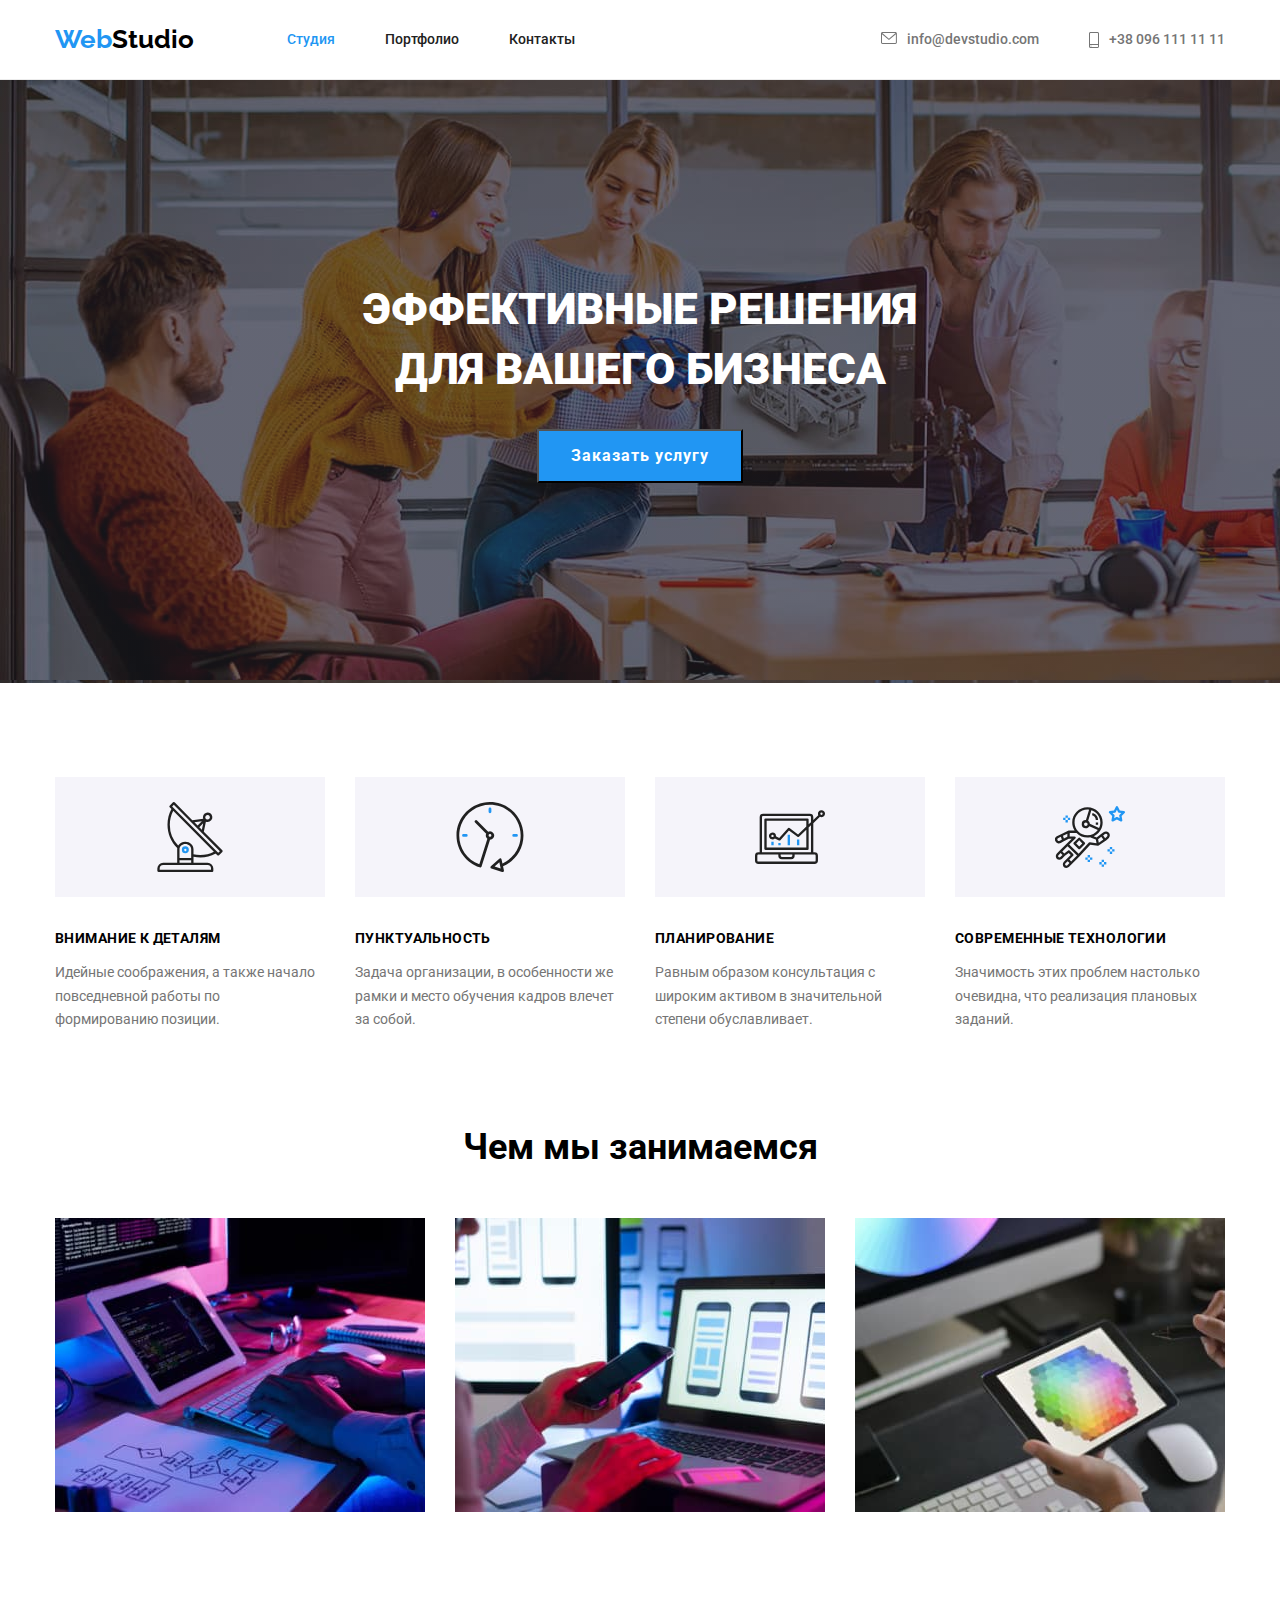
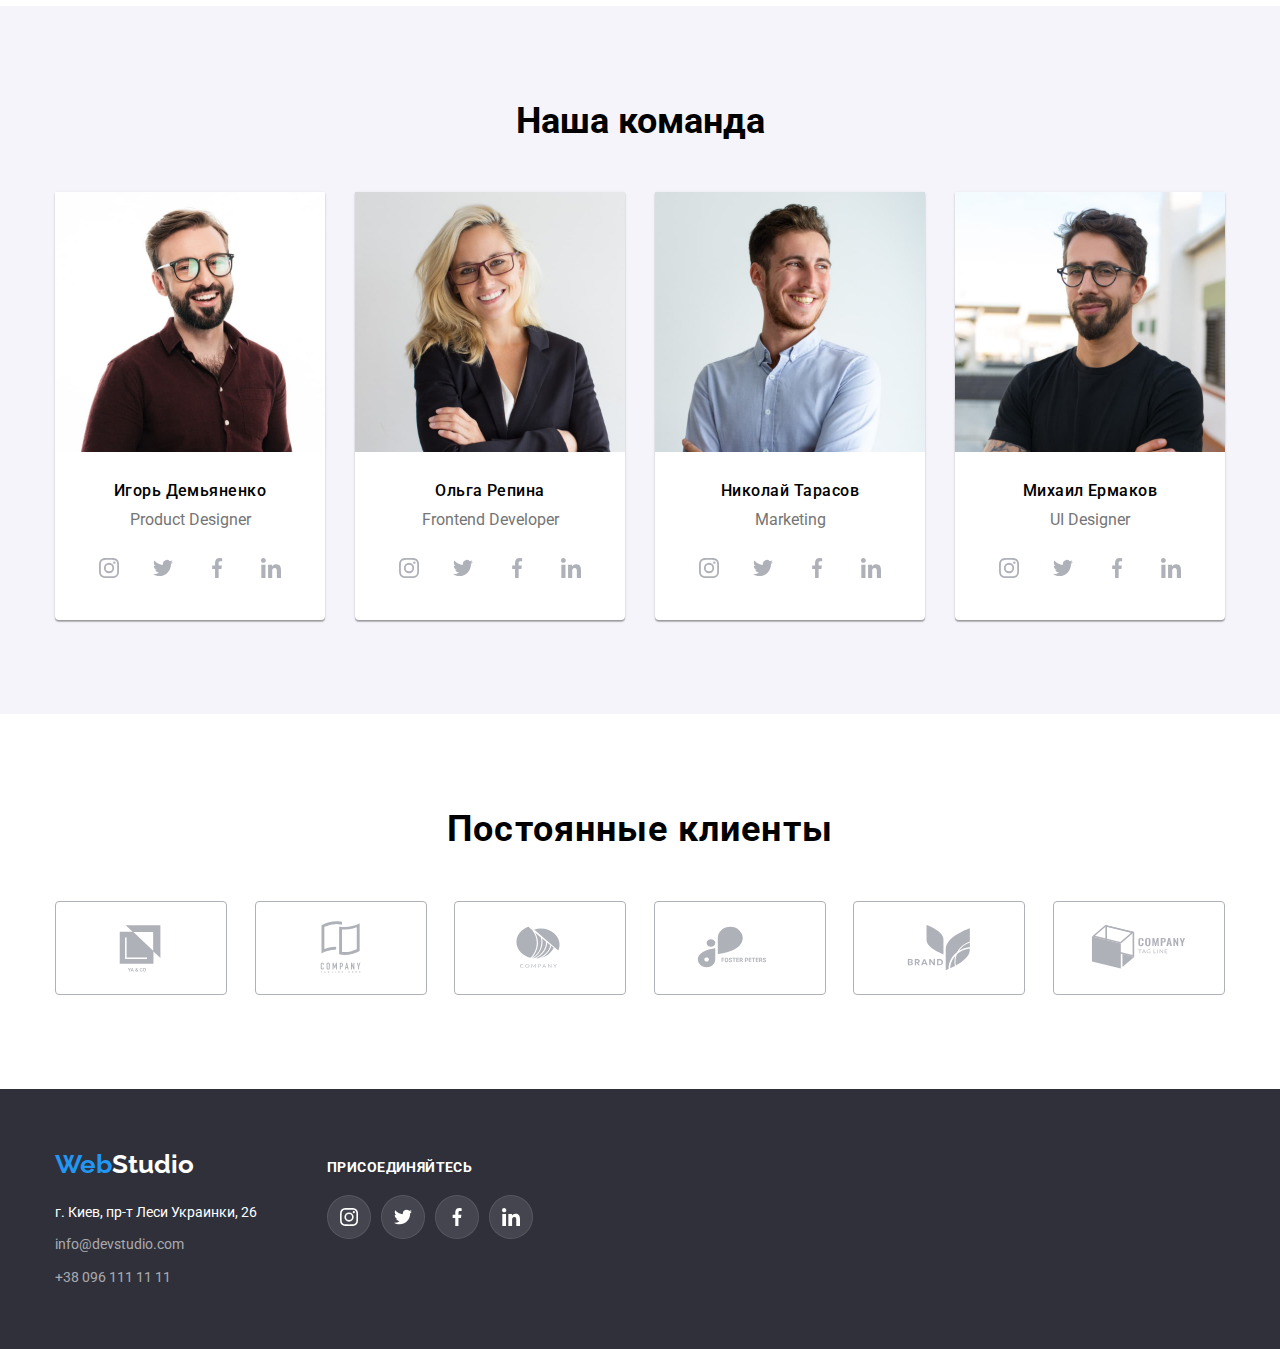
<file: index.html>
<!DOCTYPE html>
<html lang="ru">
<head>
    <meta charset="UTF-8">
    <meta http-equiv="X-UA-Compatible" content="IE=edge">
    <meta name="viewport" content="width=device-width, initial-scale=1.0">
    <title>Homework 4</title>
    
    <link rel="preconnect" href="https://fonts.gstatic.com">
    <link href="https://fonts.googleapis.com/css2?family=Raleway:wght@700&family=Roboto:wght@400;500;700;900&display=swap"
        rel="stylesheet">
        <link rel="stylesheet" href="https://cdnjs.cloudflare.com/ajax/libs/modern-normalize/1.0.0/modern-normalize.min.css">
        <link rel="stylesheet" href="./css/styles.css">
</head>
<body>
    <header class="header">
        <div class="container">
            <nav class="navigation">
                <a href="./" class="logo">Web<span class="web">Studio</span></a>
                <ul class="site-nav">
                    <li class="item"><a href="./" class="link current">Студия</a></li>
                    <li class="item"><a href="./portfolio.html" class="link">Портфолио</a></li>
                    <li class="item"><a href="" class="link">Контакты</a></li>
                </ul>
            </nav>
    
            <div class="contact-info">
                <ul class="contact">
                    <li class="item"> <a href="mailto:info@devstudio.com" class="link">
                            <svg class="mail-icon">
                                <use href="./images/icons.svg#icon-envelope"></use>
                            </svg>
                            info@devstudio.com</a>
                    </li>
                    <li class="item"><a href="tel:+380961111111" class="link">
                            <svg class="phone-icon">
                                <use href="./images/icons.svg#icon-smartphone"></use>
                            </svg>
                            +38 096 111 11 11</a>
                    </li>
                </ul>
            </div>
        </div>
    </header>

    <!-- MAIN -->

    <main>

        <!-- HERO -->

        <section class="container-hero section">
            <div class="container">
                 <div class="hero">
                     <h1 class="title">ЭФФЕКТИВНЫЕ РЕШЕНИЯ </br>ДЛЯ ВАШЕГО БИЗНЕСА</h1>
                     <button class="btn" type="button">Заказать услугу</button>
                </div>
            </div>
        </section>

        <!-- ABOUT -->

        <section class="section">
            <div class="container">
                    <ul class="about">
                        <li class="item">
                                <div class="about-icon-section">
                                    <svg class="icon">
                                        <use href="./images/icons.svg#icon-antena"></use>
                                    </svg>
                                </div>
                                <h3 class="title">ВНИМАНИЕ К ДЕТАЛЯМ</h3>
                                <p class="feature">Идейные соображения, а также начало повседневной работы по формированию позиции.</p>
                        </li>
                        <li class="item">
                                <div class="about-icon-section">
                                    <svg class="icon">
                                        <use href="./images/icons.svg#icon-clock"></use>
                                    </svg>
                                </div>
                                <h3 class="title">ПУНКТУАЛЬНОСТЬ</h3>
                                <p class="feature">Задача организации, в особенности же рамки и место обучения кадров влечет за собой.</p> 
                        </li>
                        <li class="item">
                                <div class="about-icon-section">
                                    <svg class="icon">
                                        <use href="./images/icons.svg#icon-plan"></use>
                                    </svg>
                                </div>
                                <h3 class="title">ПЛАНИРОВАНИЕ</h3>
                                <p class="feature">Равным образом консультация с широким активом в значительной степени обуславливает.</p>
                        </li>
                        <li class="item">
                                <div class="about-icon-section">
                                    <svg class="icon">
                                        <use href="./images/icons.svg#icon-astranaut"></use>
                                    </svg>
                                </div>
                                <h3 class="title">СОВРЕМЕННЫЕ ТЕХНОЛОГИИ</h3>
                             <p class="feature">Значимость этих проблем настолько очевидна, что реализация плановых заданий.</p>
                        </li>
                    </ul>                
            </div>     
        </section>

        <!-- WORK -->

        <section class="section-bott">
            <div class="container">
                <div class="work">
                    <h2 class="title">Чем мы занимаемся</h2>
                        <ul class="work-cards">
                            <li class="item"><img src="./images/box-1.jpg" alt="Структура сайта и написание кода" width="370" height="294"></li>
                            <li class="item"><img src="./images/box-2.jpg" alt="адаптивная верстка" width="370" height="294"></li>
                            <li class="item"><img src="./images/box-3.jpg" alt="выбор цвета в цветовой палитре" width="370" height="294"></li>
                        </ul>
                </div>
            </div>
        </section>

        <!-- TEAM -->

        <section class="container-team section">
            <div class="container">
                <div class="team">
                        <h2 class="title">Наша команда</h2>
                        <ul class="team-cards">
                            <li class="cards"><img src="./images/pro-designer.jpg" alt="Product Designer" width="270" height="260">
                                <p class="name">Игорь Демьяненко</p>
                                <p class="pofession">Product Designer</p>
                                <ul class="team-icon-list">
                                    <li class="icon-item">
                                        <a href="" class="social-link">
                                            <svg class="icon-social">
                                                <use href="./images/icons.svg#icon-instagram"></use>
                                            </svg>
                                        </a>
                                    </li>
                                    <li class="icon-item">
                                        <a href="" class="social-link">       
                                        <svg class="icon-social">
                                            <use href="./images/icons.svg#icon-twitter"></use>
                                        </svg>
                                        </a>
                                    </li>
                                    <li class="icon-item">
                                        <a href="" class="social-link">
                                        <svg class="icon-social">
                                            <use href="./images/icons.svg#icon-facebook"></use>
                                        </svg>
                                        </a>
                                    </li>
                                    <li class="icon-item">
                                        <a href="" class="social-link">
                                        <svg class="icon-social">
                                            <use href="./images/icons.svg#icon-linkedin"></use>
                                        </svg>
                                        </a>
                                    </li>
                                </ul>
                            </li>
                            <li class="cards">
                                <img src="./images/developer.jpg" alt="Frontend Developer" width="270" height="260">
                                <p class="name">Ольга Репина</p>
                                <p class="pofession">Frontend Developer</p>
                                <ul class="team-icon-list">
                                    <li class="icon-item">
                                        <a href="" class="social-link">
                                            <svg class="icon-social">
                                                <use href="./images/icons.svg#icon-instagram"></use>
                                            </svg>
                                        </a>
                                    </li>
                                    <li class="icon-item">
                                        <a href="" class="social-link">
                                            <svg class="icon-social">
                                                <use href="./images/icons.svg#icon-twitter"></use>
                                            </svg>
                                        </a>
                                    </li>
                                    <li class="icon-item">
                                        <a href="" class="social-link">
                                            <svg class="icon-social">
                                                <use href="./images/icons.svg#icon-facebook"></use>
                                            </svg>
                                        </a>
                                    </li>
                                    <li class="icon-item">
                                        <a href="" class="social-link">
                                            <svg class="icon-social">
                                                <use href="./images/icons.svg#icon-linkedin"></use>
                                            </svg>
                                        </a>
                                    </li>
                                </ul>
                            </li>
                            <li class="cards">
                                <img src="./images/marketing.jpg" alt="Marketing" width="270" height="260">
                                <p class="name">Николай Тарасов</p>
                                <p class="pofession">Marketing</p>
                                <ul class="team-icon-list">
                                    <li class="icon-item">
                                        <a href="" class="social-link">
                                            <svg class="icon-social">
                                                <use href="./images/icons.svg#icon-instagram"></use>
                                            </svg>
                                        </a>
                                    </li>
                                    <li class="icon-item">
                                        <a href="" class="social-link">
                                            <svg class="icon-social">
                                                <use href="./images/icons.svg#icon-twitter"></use>
                                            </svg>
                                        </a>
                                    </li>
                                    <li class="icon-item">
                                        <a href="" class="social-link">
                                            <svg class="icon-social">
                                                <use href="./images/icons.svg#icon-facebook"></use>
                                            </svg>
                                        </a>
                                    </li>
                                    <li class="icon-item">
                                        <a href="" class="social-link">
                                            <svg class="icon-social">
                                                <use href="./images/icons.svg#icon-linkedin"></use>
                                            </svg>
                                        </a>
                                    </li>
                                </ul>
                            </li>
                            <li class="cards">
                                <img src="./images/ui-designer.jpg" alt="UI Designer" width="270" height="260">
                                <p class="name">Михаил Ермаков</p>
                                <p class="pofession">UI Designer</p>
                                <ul class="team-icon-list">
                                    <li class="icon-item">
                                        <a href="" class="social-link">
                                            <svg class="icon-social">
                                                <use href="./images/icons.svg#icon-instagram"></use>
                                            </svg>
                                        </a>
                                    </li>
                                    <li class="icon-item">
                                        <a href="" class="social-link">
                                            <svg class="icon-social">
                                                <use href="./images/icons.svg#icon-twitter"></use>
                                            </svg>
                                        </a>
                                    </li>
                                    <li class="icon-item">
                                        <a href="" class="social-link">
                                            <svg class="icon-social">
                                                <use href="./images/icons.svg#icon-facebook"></use>
                                            </svg>
                                        </a>
                                    </li>
                                    <li class="icon-item">
                                        <a href="" class="social-link">
                                            <svg class="icon-social">
                                                <use href="./images/icons.svg#icon-linkedin"></use>
                                            </svg>
                                        </a>
                                    </li>
                                </ul>
                            </li>
                        </ul>
                </div>
            </div>
        </section>

        <!-- ПОСТОЯННЫЕ КЛИЕНТЫ -->
        
        <section class="container ">
            <div class="section">
                <h2 class="title-clients">Постоянные клиенты</h2>
                <ul class="clients-list">
                    <li>
                        <a href="" class="client-link">
                            <svg class="icon-clients">
                                <use href="./images/icons.svg#icon-client-1"></use>
                            </svg>
                        </a>
                    </li>
                    <li>
                        <a href="" class="client-link">
                            <svg class="icon-clients">
                                <use href="./images/icons.svg#icon-client-2"></use>
                            </svg>
                        </a>
                    </li>
                    <li>
                        <a href="" class="client-link">
                            <svg class="icon-clients">
                                <use href="./images/icons.svg#icon-client-3"></use>
                            </svg>
                        </a>
                    </li>
                    <li>
                        <a href="" class="client-link">
                            <svg class="icon-clients">
                                <use href="./images/icons.svg#icon-client-4"></use>
                            </svg>
                        </a>
                    </li>
                    <li>
                        <a href="" class="client-link">
                            <svg class="icon-clients">
                                <use href="./images/icons.svg#icon-client-5"></use>
                            </svg>
                        </a>
                    </li>
                    <li>
                        <a href="" class="client-link">
                            <svg class="icon-clients">
                                <use href="./images/icons.svg#icon-client-6"></use>
                            </svg>
                        </a>
                    </li>
                </ul>
            </div>
        </section>
    </main>

    <!-- FOTTER -->

    <footer class="footer">
        <div class="container">
            <div class="footer-flex">
                <div>
                    <a href="./" class="logo">Web<span class="web">Studio</span></a>
                    <address class="address">
                        <p class="street">г. Киев, пр-т Леси Украинки, 26</p>
                        <ul class="getcontact">
                         <li>
                             <a href="mailto:info@devstudio.com" class="link">info@devstudio.com</a>
                            </li>
                         <li>
                              <a href="tel:+380961111111" class="link">+38 096 111 11 11</a>
                         </li>
                     </ul>
                     </address>
                </div>
                <div class="invite">
                    <h3 class="title">ПРИСОЕДИНЯЙТЕСЬ</h3>
                    <ul class="foot-icon-list">
                        <li class="item">
                            <a href="" class="footer-link">
                                <svg class="svg-icon">
                                    <use href="./images/icons.svg#icon-instagram"></use>
                                </svg>
                            </a>
                        </li>
                        <li class="item">
                            <a href="" class="footer-link">
                                <svg class="svg-icon">
                                    <use href="./images/icons.svg#icon-twitter"></use>
                                </svg>
                            </a>
                        </li>
                        <li class="item">
                            <a href="" class="footer-link">
                                <svg class="svg-icon">
                                    <use href="./images/icons.svg#icon-facebook"></use>
                                </svg>
                            </a>
                        </li>
                        <li class="item">
                            <a href="" class="footer-link">
                                <svg class="svg-icon">
                                    <use href="./images/icons.svg#icon-linkedin"></use>
                                </svg>
                            </a>
                        </li>
                    </ul>
                </div>
            </div>
        </div>
    </footer>
</body>
</html>
</file>
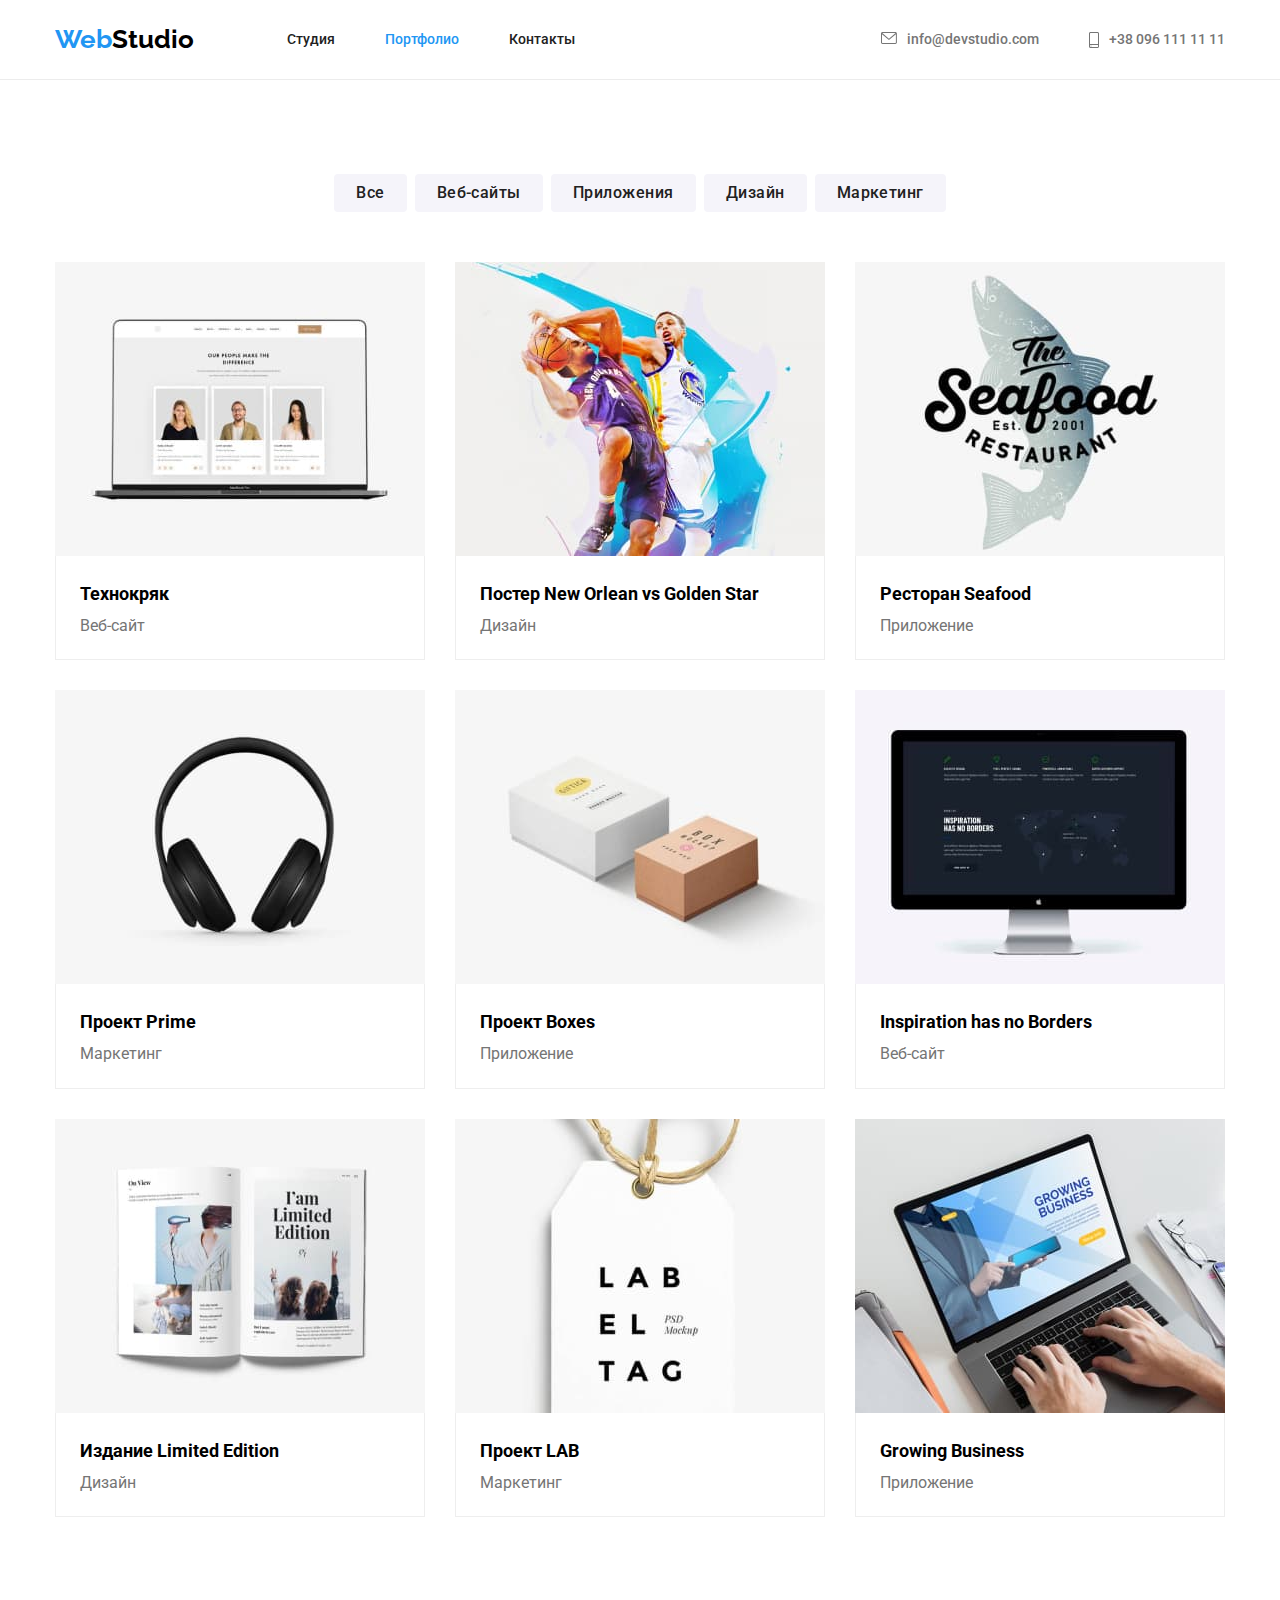
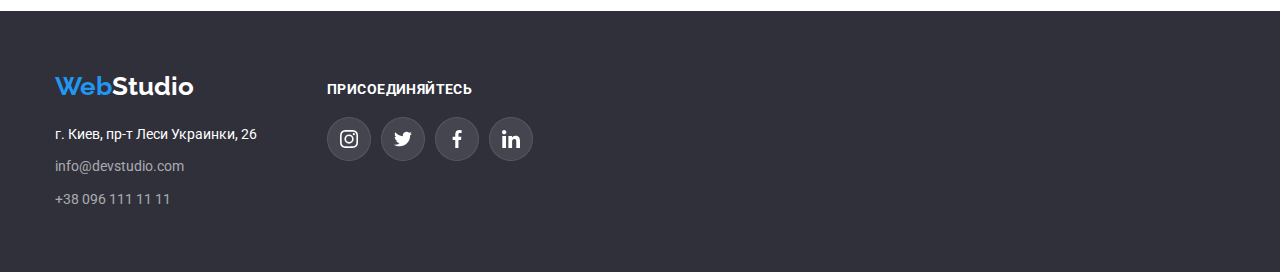
<file: portfolio.html>
<!DOCTYPE html>
<html lang="ru">
<head>
    <meta charset="UTF-8">
    <meta http-equiv="X-UA-Compatible" content="IE=edge">
    <meta name="viewport" content="width=device-width, initial-scale=1.0">
    <title>Homework 4</title>
    <link rel="preconnect" href="https://fonts.gstatic.com">
    <link href="https://fonts.googleapis.com/css2?family=Raleway:wght@700&family=Roboto:wght@400;500;700;900&display=swap"
        rel="stylesheet">
        <link rel="stylesheet" href="https://cdnjs.cloudflare.com/ajax/libs/modern-normalize/1.0.0/modern-normalize.min.css">
        <link rel="stylesheet" href="./css/styles.css">
</head>
<body>

    <!-- header -->

    <header class="header">
        <div class="container">
            <nav class="navigation">
                <a href="./" class="logo">Web<span class="web">Studio</span></a>
                <ul class="site-nav">
                    <li class="item"><a href="./" class="link "> Студия </a></li>
                    <li class="item"><a href="./portfolio.html" class="link current">Портфолио</a></li>
                    <li class="item"><a href="" class="link">Контакты</a></li>
                </ul>
            </nav>
    
            <div class="contact-info">
                <ul class="contact">
                    <li class="item">  <a href="mailto:info@devstudio.com" class="link">
                        <svg class="mail-icon">
                            <use href="./images/icons.svg#icon-envelope"></use>
                        </svg>
                    info@devstudio.com</a>
                    </li>
                    <li class="item"><a href="tel:+380961111111" class="link">
                         <svg class="phone-icon">
                        <use href="./images/icons.svg#icon-smartphone"></use></svg>
                        +38 096 111 11 11</a>
                    </li>
                </ul>
            </div>
        </div>
    </header>
    
    <!-- main -->
   
    <main>
        <section class="section">
            <div class="container">
                <div class="filters">
                    <ul class="buttons">
                        <li class="item"><button class="btn" type="button">Все</button></li>
                        <li class="item"><button class="btn" type="button">Веб-сайты</button></li>
                        <li class="item"><button class="btn" type="button">Приложения</button> </li>
                        <li class="item"><button class="btn" type="button">Дизайн</button> </li>
                        <li class="item"><button class="btn" type="button">Маркетинг</button> </li>
                    </ul> 
                </div>
            </div>
            <div class="container">
                <div class="projects">
                    <ul class="cards-list">
                        <li class="item">
                            <a href="">
                                <img src="./images/note.jpg" alt="notebook" width="370" height="294"  >
                                    <div class="card-border">
                                    <h3 class="title">Технокряк</h3>
                                    <p class="filter">Веб-сайт</p>
                                    </div>
                            </a>
                        </li>
                        <li class="item">
                            <a href="">
                                <img src="./images/basketball.jpg" alt="basketball" width="370" height="294"  >
                                    <div class="card-border">
                                    <h3 class="title">Постер New Orlean vs Golden Star</h3>
                                    <p class="filter">Дизайн</p>
                                    </div>
                            </a>
                        </li>
                        <li class="item">
                            <a href="">
                                <img src="./images/restaurant.jpg" alt="restaurant" width="370" height="294"  >
                                    <div class="card-border">
                                    <h3 class="title">Ресторан Seafood</h3>
                                    <p class="filter">Приложение</p>
                                    </div>
                            </a>
                        </li>
                        <li class="item">
                            <a href="">
                                <img src="./images/headphones.jpg" alt="headphones" width="370" height="294" >
                                    <div class="card-border">
                                    <h3 class="title">Проект Prime</h3>
                                    <p class="filter">Маркетинг</p>
                                    </div>
                            </a>
                        </li>
                        <li class="item">
                            <a href="">
                                <img src="./images/boxes.jpg" alt="boxes" width="370" height="294" >
                                    <div class="card-border">
                                    <h3 class="title">Проект Boxes</h3>
                                    <p class="filter">Приложение</p>
                                    </div>
                            </a>
                        </li>
                        <li class="item">
                            <a href="">
                                <img src="./images/monitor.jpg" alt="monitor" width="370" height="294" >
                                    <div class="card-border">
                                    <h3 class="title">Inspiration has no Borders</h3>
                                    <p class="filter">Веб-сайт</p>
                                    </div>
                            </a>
                        </li>
                        <li class="item">
                            <a href="">
                                <img src="./images/book.jpg" alt="book" width="370" height="294" >
                                    <div class="card-border">
                                    <h3 class="title">Издание Limited Edition</h3>
                                    <p class="filter">Дизайн</p>
                                    </div>
                            </a>
                        </li>
                        <li class="item">
                            <a href="">
                                <img src="./images/project.jpg" alt="project" width="370" height="294" >
                                    <div class="card-border">
                                    <h3 class="title">Проект LAB</h3>
                                    <p class="filter">Маркетинг</p>
                                    </div>
                            </a>
                        </li>
                        <li class="item">
                            <a href="">
                                <img src="./images/business.jpg" alt="business" width="370" height="294" >
                                    <div class="card-border">
                                    <h3 class="title">Growing Business</h3>
                                    <p class="filter">Приложение</p>
                                    </div>
                            </a>
                        </li>
                    </ul>
                </div>
            </div>
        </section>
    </main>

<!-- footer -->
    <footer class="footer">
        <div class="container">
            <div class="footer-flex">
                <div>
                    <a href="./" class="logo">Web<span class="web">Studio</span></a>
                    <address class="address">
                        <p class="street">г. Киев, пр-т Леси Украинки, 26</p>
                        <ul class="getcontact">
                            <li>
                                <a href="mailto:info@devstudio.com" class="link">info@devstudio.com</a>
                            </li>
                            <li>
                                <a href="tel:+380961111111" class="link">+38 096 111 11 11</a>
                            </li>
                        </ul>
                    </address>
                </div>
                <div class="invite">
                    <h3 class="title">ПРИСОЕДИНЯЙТЕСЬ</h3>
                    <ul class="foot-icon-list">
                        <li class="item">
                            <a href="" class="footer-link">
                                <svg class="svg-icon">
                                    <use href="./images/icons.svg#icon-instagram"></use>
                                </svg>
                            </a>
                        </li>
                        <li class="item">
                            <a href="" class="footer-link">
                                <svg class="svg-icon">
                                    <use href="./images/icons.svg#icon-twitter"></use>
                                </svg>
                            </a>
                        </li>
                        <li class="item">
                            <a href="" class="footer-link">
                                <svg class="svg-icon">
                                    <use href="./images/icons.svg#icon-facebook"></use>
                                </svg>
                            </a>
                        </li>
                        <li class="item">
                            <a href="" class="footer-link">
                                <svg class="svg-icon">
                                    <use href="./images/icons.svg#icon-linkedin"></use>
                                </svg>
                            </a>
                        </li>
                    </ul>
                </div>
            </div>
        </div>
    </footer>
</body>
</html>
</file>
<file: css/styles.css>
﻿/* Глобальные стили */
* {
  box-sizing: border-box;
}

h1,
h2,
h3,
h4,
h5,
h6,
ul,
p {
  margin: 0;
  padding: 0;
}

svg,
img {
  display: block;
  max-width: 100%;
  height: auto;
}

body {
  color: var(--accent-color);
  font-family: roboto, sans-serif;
  background-color: #ffffff;
}

:root {
  --accent-color: #757575;
  --background-header-footer: #2f303a;
  --activ: #2196f3;
  --primary-color: #000000;
  --lite-color: #ffffff;
  --logo: #2196f3;
  --contacts-footer-color: rgb(255, 255, 255, 0.6);
  --header-border-color: #ececec;
  --cards-border-color: #eeeeee;
  --bgc-btn: #f5f4fa;
  --hero-overlay-color: rgba(47, 48, 58, 0.4);
  --icon-color: #afb1b8;
  --bgc-icon-footer: rgba(255, 255, 255, 0.1);
}

a {
  text-decoration: none;
}

ul {
  list-style: none;
}

.section {
  padding-top: 94px;
  padding-bottom: 94px;
}

.section-bott {
  padding-bottom: 94px;
}

.btn {
  cursor: pointer;
}

/* ICONS SVG */

.mail-icon {
  width: 16px;
  height: 12px;
  margin-right: 10px;
  fill: currentColor;
}
.phone-icon {
  width: 10px;
  height: 16px;
  margin-right: 10px;
  fill: currentColor;
}

/* HEADER INDEX*/

.container {
  width: 1200px;
  padding-left: 15px;
  padding-right: 15px;
  margin-left: auto;
  margin-right: auto;
}

.header {
  border-bottom: 1px solid var(--header-border-color);
}

.header .container {
  display: flex;
  justify-content: space-between;
  align-items: center;
}

.container .navigation {
  display: flex;
  align-items: center;
}

.navigation .site-nav {
  display: flex;
}

.logo {
  font-family: "Raleway", sans-serif;
  font-weight: 700;
  font-size: 26px;
  line-height: 1.2;
  color: var(--logo);
}

.web {
  color: var(--primary-color);
}

.site-nav .link {
  color: #212121;
  font-weight: 500;
  font-size: 14px;
  line-height: 1.1;
}

.item .link {
  display: flex;
}

.contact .link {
  color: #757575;
  font-weight: 500;
  font-size: 14px;
  line-height: 1.1;
}

.contact-info .contact {
  display: flex;
}

.contact-info {
  margin-left: auto;
}

.site-nav .item {
  padding-top: 32px;
  padding-bottom: 32px;
  margin-right: 50px;
}

.site-nav .item:first-child {
  margin-left: 93px;
}

.site-nav .item:last-child {
  margin: 0;
}

.site-nav .link:focus,
.site-nav .link:hover {
  color: var(--activ);
}

.contact .link:focus,
.contact .link:hover {
  color: var(--activ);
}

.site-nav .current {
  color: var(--activ);
}

.contact .item + .item {
  margin-left: 50px;
}

/* main INDEX */

.container-hero {
  background-image: linear-gradient(
      to right,
      var(--hero-overlay-color),
      var(--hero-overlay-color)
    ),
    url("../images/background.jpg");
  padding-top: 200px;
  padding-bottom: 200px;
  max-width: 1600px;
  margin-right: auto;
  margin-left: auto;
}

.hero {
  text-align: center;
}

.hero .title {
  color: var(--lite-color);
  font-weight: 900;
  font-size: 44px;
  line-height: 1.35;
}

.hero .btn {
  font-family: "Roboto", sans-serif;
  color: var(--lite-color);
  background-color: var(--activ);
  font-weight: 700;
  font-size: 16px;
  line-height: 1.87;
  letter-spacing: 0.06em;
  margin-top: 30px;
  padding: 10px 32px 10px 32px;
}

.hero .btn:focus,
.hero .btn:hover {
  background-color: #188ce8;
}

/* ABOUT INDEX */

.about {
  display: flex;
  flex-wrap: wrap;
  margin-left: -30px;
}

.about .item {
  flex-basis: calc((100% - 4 * 30px) / 4);
  margin-left: 30px;
}

.about-icon-section {
  display: flex;
  justify-content: center;
  align-items: center;
  width: 270px;
  height: 120px;
  margin-bottom: 30px;
  background-color: var(--bgc-btn);
}

.about-icon-section .icon {
  width: 70px;
  height: 70px;
}

.about .item:last-child {
  padding-right: 0;
}

.about .title {
  font-family: roboto, sans-serif;
  color: var(--primary-color);
  font-weight: bold;
  font-size: 14px;
  line-height: 1.7;
  margin-bottom: 10px;
  letter-spacing: 0.03em;
}

.about .feature {
  font-weight: 400;
  font-size: 14px;
  line-height: 1.7;
}

/* WORK INDEX*/

.work {
  background-color: #fff;
}

.work .work-cards {
  display: flex;
  justify-content: space-between;
}

.work-cards .item {
  margin-right: 30px;
}

.work-cards .item:last-child {
  margin-right: 0;
}

.work .title {
  color: var(--primary-color);
  font-weight: 700;
  font-size: 36px;
  line-height: 1.17;
  text-align: center;
  margin-bottom: 50px;
}

/* TEAM INDEX*/

.container-team {
  background-color: var(--bgc-btn);
}

.team .title {
  color: var(--primary-color);
  text-align: center;
  font-weight: 700;
  font-size: 36px;
  line-height: 1.17;
  margin-bottom: 50px;
}

.team .team-cards {
  display: flex;
  justify-content: space-between;
}

.team-cards .cards {
  margin-right: 30px;
  box-shadow: 0px 1px 3px rgba(0, 0, 0, 0.12), 0px 1px 1px rgba(0, 0, 0, 0.14),
    0px 2px 1px rgba(0, 0, 0, 0.2);
  border-radius: 0px 0px 4px 4px;
}

.team-cards .cards:last-child {
  margin: 0;
}

.team .name {
  color: var(--primary-color);
  font-weight: 500;
  font-size: 16px;
  line-height: 1.17;
  padding-top: 30px;
  padding-bottom: 10px;
  letter-spacing: 0.03em;
}

.cards {
  height: 428px;
  width: 270px;
  background-color: var(--lite-color);
  text-align: center;
}

.team .profession {
  font-weight: 400;
  font-size: 16px;
  line-height: 1.17;
}

/* SOCIAL ICONS */

.team-icon-list {
  display: flex;
  justify-content: center;
  padding-top: 16px;
  padding-right: 32px;
  padding-left: 32px;
}

.team-icon-list .icon-item {
  margin-right: 10px;
}

.team-icon-list .icon-item:last-child {
  margin-right: 0;
}

.social-link {
  display: flex;
  max-width: 44px;
  max-height: 44px;
  padding: 12px;
  color: var(--icon-color);
}

.social-link:hover,
.social-link:focus {
  color: var(--lite-color);
  background-color: var(--activ);
  border-radius: 50%;
}

.icon-item .icon-social {
  width: 20px;
  height: 20px;
  fill: currentColor;
}
/* ПОСТОЯННЫЕ КЛИЕНТЫ */

.title-clients {
  color: var(--primary-color);
  font-family: roboto, sans-serif;
  font-weight: 700;
  font-size: 36px;
  line-height: 1.171;
  letter-spacing: 0.03em;
  text-align: center;
  margin-bottom: 50px;
}

.clients-list {
  display: flex;
  justify-content: space-between;
}

.client-link {
  display: flex;
  justify-content: space-between;
  align-items: center;
  color: var(--icon-color);
  border: 1px solid var(--icon-color);
  border-radius: 4px;
  padding: 16px 32px;
}

.client-link:hover,
.client-link:focus {
  border: 1px solid var(--activ);
  color: var(--activ);
}

.icon-clients {
  width: 106px;
  height: 60px;
  fill: currentColor;
}

/* MAIN PORTFOLIO */

.filters .buttons {
  display: flex;
  justify-content: center;
}

.filters .btn {
  font-family: "Roboto", sans-serif;
  font-weight: 500;
  font-size: 16px;
  line-height: 1.62;
  letter-spacing: 0.03em;
  color: rgba(33, 33, 33, 1);
  padding: 6px 22px;
  background-color: var(--bgc-btn);
  border: none;
  border-radius: 4px;
}

.buttons .item {
  margin-right: 8px;
}

.buttons .item:last-child {
  margin-right: 0;
}

.filters .btn:focus,
.filters .btn:hover {
  background-color: var(--activ);
  color: var(--lite-color);
  box-shadow: 0px 3px 1px rgba(0, 0, 0, 0.1), 0px 1px 2px rgba(0, 0, 0, 0.08),
    0px 2px 2px rgba(0, 0, 0, 0.12);
}

/* КАРТОЧКИ */

.cards-list {
  display: flex;
  flex-wrap: wrap;
  margin-top: 50px;
  margin-right: -30px;
}

.cards-list .item {
  margin-right: 30px;
  margin-bottom: 30px;
  flex-basis: calc((100% - 3 * 30px) / 3);
}

.cards-list .item:hover {
  box-shadow: 0px 1px 1px rgba(0, 0, 0, 0.12), 0px 4px 4px rgba(0, 0, 0, 0.06),
    1px 4px 6px rgba(0, 0, 0, 0.16);
}

.cards-list .item:nth-child(n + 7) {
  margin-bottom: 0;
}

.projects .title {
  color: var(--primary-color);
  font-weight: 700;
  font-size: 18px;
  line-height: 2;
}

.projects .filter {
  color: var(--accent-color);
  font-weight: 400;
  font-size: 16px;
  line-height: 1.7;
}

.card-border {
  border-left: 1px solid var(--cards-border-color);
  border-right: 1px solid var(--cards-border-color);
  border-bottom: 1px solid var(--cards-border-color);
  padding-top: 20px;
  padding-left: 24px;
  padding-bottom: 20px;
}

/* Подвал */

.footer {
  background-color: var(--background-header-footer);
  padding-top: 60px;
  padding-bottom: 60px;
}

.footer .web {
  color: var(--lite-color);
}

.footer .logo {
  margin-top: 60px;
}

.footer .link {
  color: var(--accent-color);
}

.footer .link:hover,
.footer .link:focus {
  color: var(--activ);
}

.address {
  font-weight: 400;
  font-size: 14px;
  line-height: 1.7;
  font-style: normal;
  padding-top: 20px;
}

.address .street {
  color: var(--lite-color);
  font-weight: 400;
  font-size: 14px;
  line-height: 1.72;
}

.getcontact li {
  padding-top: 9px;
}

.address .link {
  color: var(--contacts-footer-color);
}

/* Правая часть футера */

.footer-flex {
  display: flex;
}

.invite {
  width: 206px;
  margin-left: 70px;
  margin-top: 10px;
}

.invite .title {
  font-family: roboto, sans-serif;
  font-weight: 700;
  font-size: 14px;
  line-height: 1.172;
  letter-spacing: 0.03em;
  color: var(--lite-color);
  margin-bottom: 20px;
}

.foot-icon-list {
  display: flex;
  justify-content: space-between;
}

.footer-link {
  display: flex;
  justify-content: space-between;
  align-items: center;
  color: var(--lite-color);
  background-color: var(--bgc-icon-footer);
  max-width: 44px;
  max-height: 44px;
  padding: 12px;
  border: 1px solid var(--bgc-icon-footer);
  border-radius: 50%;
}

.footer-link:focus,
.footer-link:hover {
  background-color: var(--activ);
}

.svg-icon {
  width: 20px;
  height: 20px;
  fill: currentColor;
}
</file>
